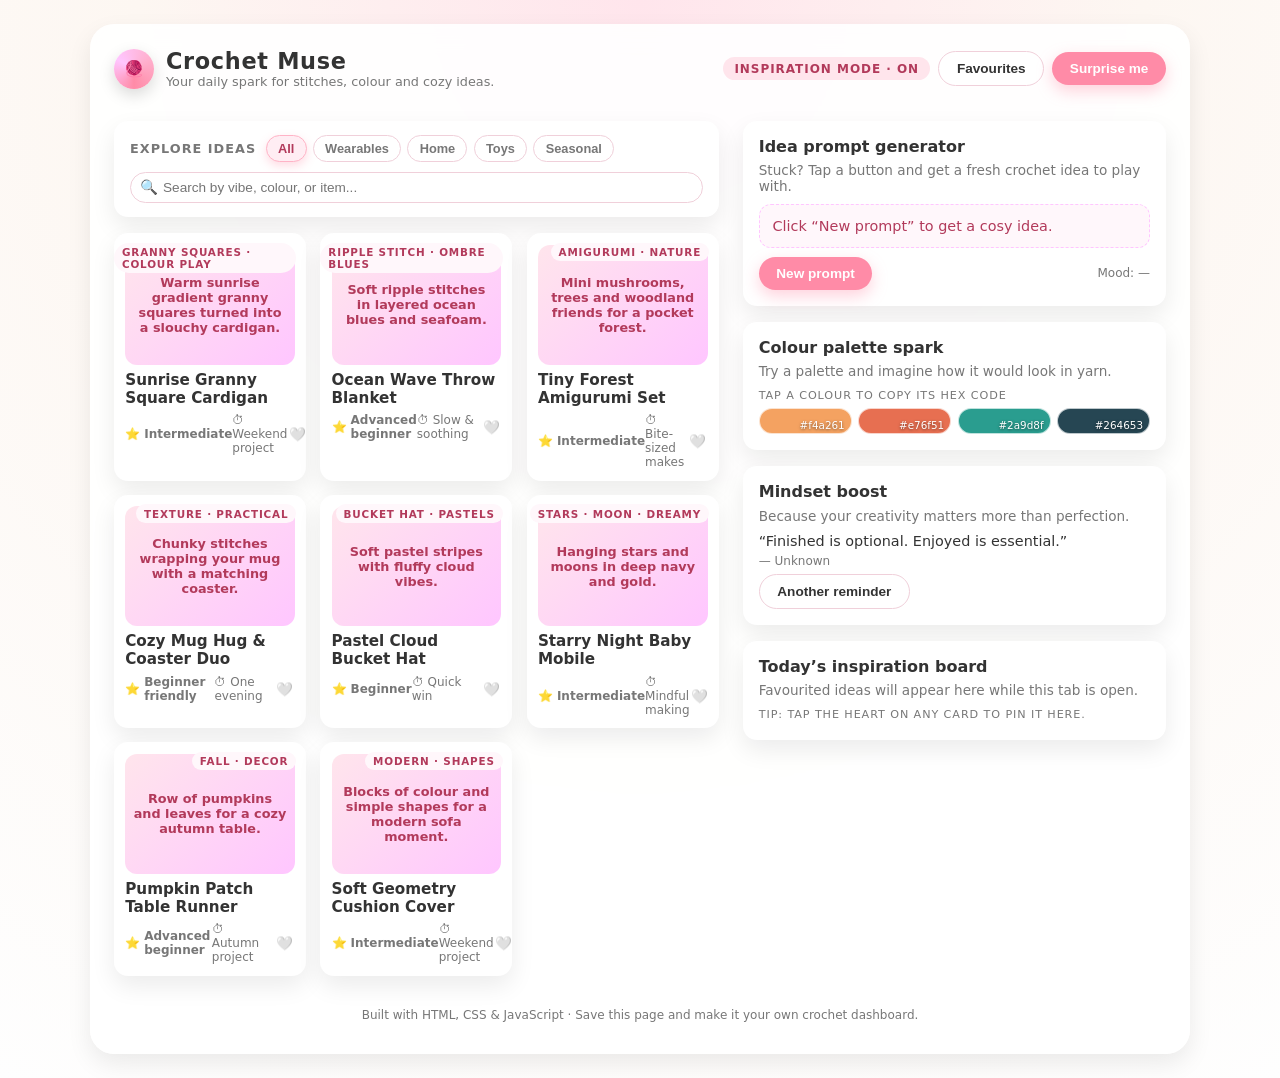
<file: Crochet Muse/index.html>
<!DOCTYPE html>
<html lang="en">
<head>
  <meta charset="UTF-8" />
  <title>Crochet Muse – Inspo Board</title>
  <meta name="viewport" content="width=device-width, initial-scale=1" />
  <link rel="stylesheet" href="style.css">
</head>
<body>
  <div class="app">
    <header>
      <div class="logo">
        <div class="logo-icon">🧶</div>
        <div class="logo-text">
          <h1>Crochet Muse</h1>
          <p>Your daily spark for stitches, colour and cozy ideas.</p>
        </div>
      </div>
      <div class="header-actions">
        <span class="pill">Inspiration mode · On</span>
        <button class="secondary" id="showFavoritesBtn">Favourites</button>
        <button class="primary" id="surpriseMeBtn">Surprise me</button>
      </div>
    </header>

    <!-- LEFT: GALLERY -->
    <section class="left">
      <div class="filters">
        <label>Explore ideas</label>
        <div class="chip-group" id="categoryChips">
          <button class="chip active" data-category="all">All</button>
          <button class="chip" data-category="wearables">Wearables</button>
          <button class="chip" data-category="home">Home</button>
          <button class="chip" data-category="toys">Toys</button>
          <button class="chip" data-category="seasonal">Seasonal</button>
        </div>
        <div class="search-box">
          <span>🔍</span>
          <input type="text" id="searchInput" placeholder="Search by vibe, colour, or item..." />
        </div>
      </div>

      <div class="gallery" id="gallery"></div>
      <div class="empty-state" id="emptyState" style="display:none;">
        No ideas match that search yet—try a different word, or clear filters to see everything again.
      </div>
    </section>

    <!-- RIGHT: INSPIRATION TOOLS -->
    <section class="right">
      <div class="panel">
        <h2>Idea prompt generator</h2>
        <p>Stuck? Tap a button and get a fresh crochet idea to play with.</p>
        <div class="prompt-display" id="promptDisplay">
          Click “New prompt” to get a cosy idea.
        </div>
        <div class="prompt-meta">
          <button class="primary" id="newPromptBtn">New prompt</button>
          <span id="promptTag">Mood: —</span>
        </div>
      </div>

      <div class="panel">
        <h2>Colour palette spark</h2>
        <p>Try a palette and imagine how it would look in yarn.</p>
        <div class="tiny-label">Tap a colour to copy its hex code</div>
        <div class="palette" id="palette"></div>
      </div>

      <div class="panel">
        <h2>Mindset boost</h2>
        <p>Because your creativity matters more than perfection.</p>
        <div class="quote" id="quoteDisplay">
          “Every stitch is a tiny act of courage.”
          <small>— Unknown</small>
        </div>
        <button class="secondary" id="newQuoteBtn">Another reminder</button>
      </div>

      <div class="panel">
        <h2>Today’s inspiration board</h2>
        <p>Favourited ideas will appear here while this tab is open.</p>
        <div class="board-list" id="boardList"></div>
        <div class="tiny-label" id="boardHint">
          Tip: tap the heart on any card to pin it here.
        </div>
      </div>
    </section>

    <div class="footer-note">
      Built with HTML, CSS &amp; JavaScript · Save this page and make it your own crochet dashboard.
    </div>
  </div>
  <script src="script.js"></script>
</body>
</html>
</file>
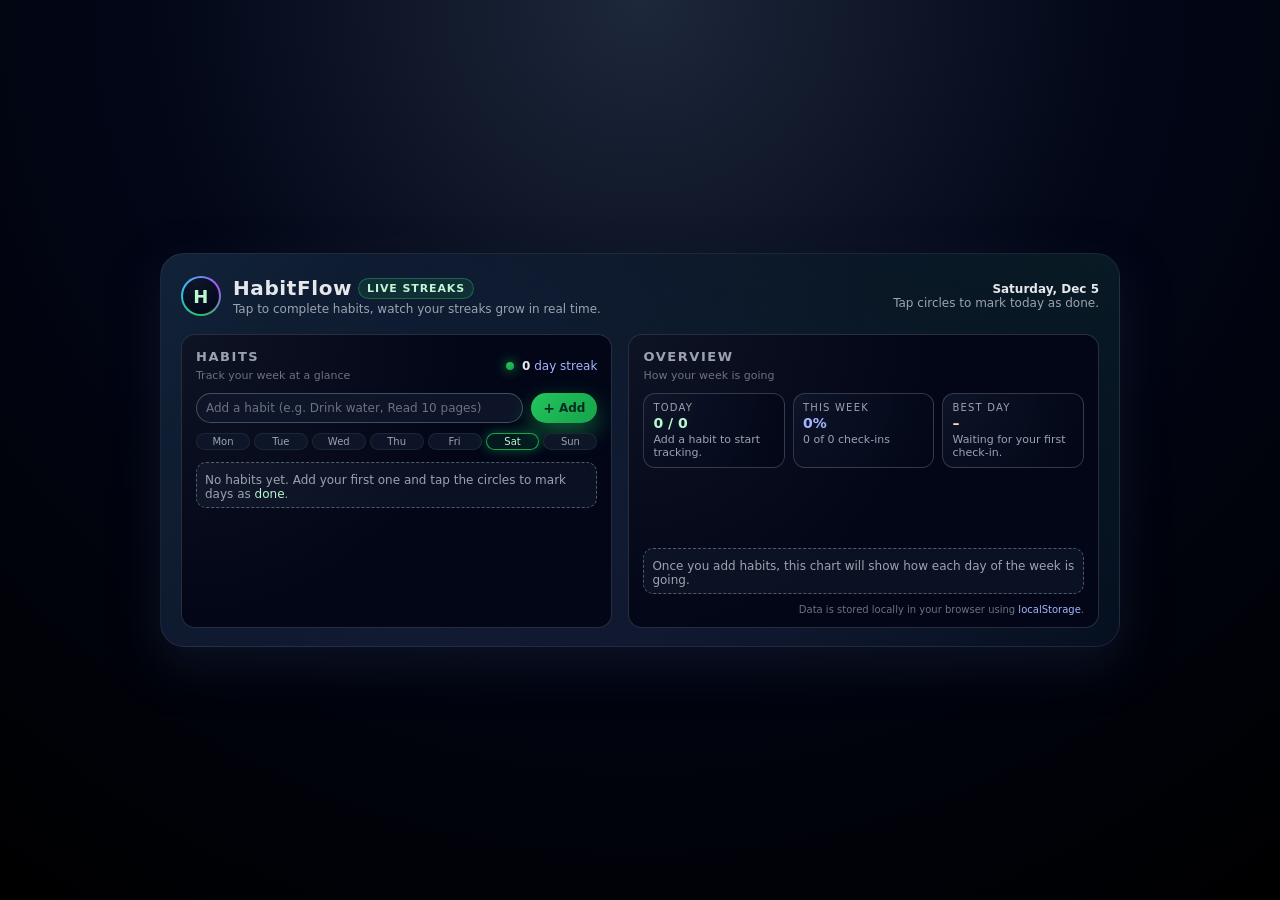
<file: HabitFlow/index.html>
<!DOCTYPE html>
<html lang="en">
  <head>
  <meta charset="UTF-8" />
  <title>Habit Tracker</title>
  <meta name="viewport" content="width=device-width, initial-scale=1" />
  <link rel="stylesheet" href="style.css" />
</head>
  <body>
  <div class="app">
    <div class="glow"></div>

    <header>
      <div class="title-block">
        <div class="logo">
          <div class="logo-inner">H</div>
        </div>
        <div class="title-text">
          <h1>
            HabitFlow
            <span class="pill">Live Streaks</span>
          </h1>
          <p>Tap to complete habits, watch your streaks grow in real time.</p>
        </div>
      </div>
      <div class="today" id="todayText"></div>
    </header>

    <div class="layout">
      <section class="card">
        <div class="card-header">
          <div>
            <h2>Habits</h2>
            <span>Track your week at a glance</span>
          </div>
          <div class="streak">
            <div class="streak-dot"></div>
            <div>
              <strong id="globalStreak">0</strong> day streak
            </div>
          </div>
        </div>

        <form class="add-form" id="habitForm">
          <input
            type="text"
            id="habitInput"
            placeholder="Add a habit (e.g. Drink water, Read 10 pages)"
            autocomplete="off"
          />
          <button type="submit">
            <span>+</span> Add
          </button>
        </form>

        <div class="week-strip" id="weekStrip"></div>

        <div class="habit-list" id="habitList"></div>

        <div class="empty-state" id="emptyState">
          No habits yet. Add your first one and tap the circles to mark days as
          <span>done</span>.
        </div>
      </section>

      <section class="card">
        <div class="card-header">
          <div>
            <h2>Overview</h2>
            <span>How your week is going</span>
          </div>
        </div>

        <div class="summary">
          <div class="summary-card">
            <div class="summary-label">Today</div>
            <div class="summary-value accent" id="todayCompleted">0 / 0</div>
            <div class="summary-sub" id="todayCompletedSub">No habits yet.</div>
          </div>
          <div class="summary-card">
            <div class="summary-label">This week</div>
            <div class="summary-value good" id="weekCompletion">0%</div>
            <div class="summary-sub" id="weekCompletionSub">0 of 0 check-ins</div>
          </div>
          <div class="summary-card">
            <div class="summary-label">Best day</div>
            <div class="summary-value warn" id="bestDayLabel">–</div>
            <div class="summary-sub" id="bestDaySub">Waiting for data</div>
          </div>
        </div>

        <div class="chart" id="chart"></div>

        <div class="footer-note">
          Data is stored locally in your browser using <span>localStorage</span>.
        </div>
      </section>
    </div>
  </div>

  <script src="script.js"></script>
</body>
</html>
</file>
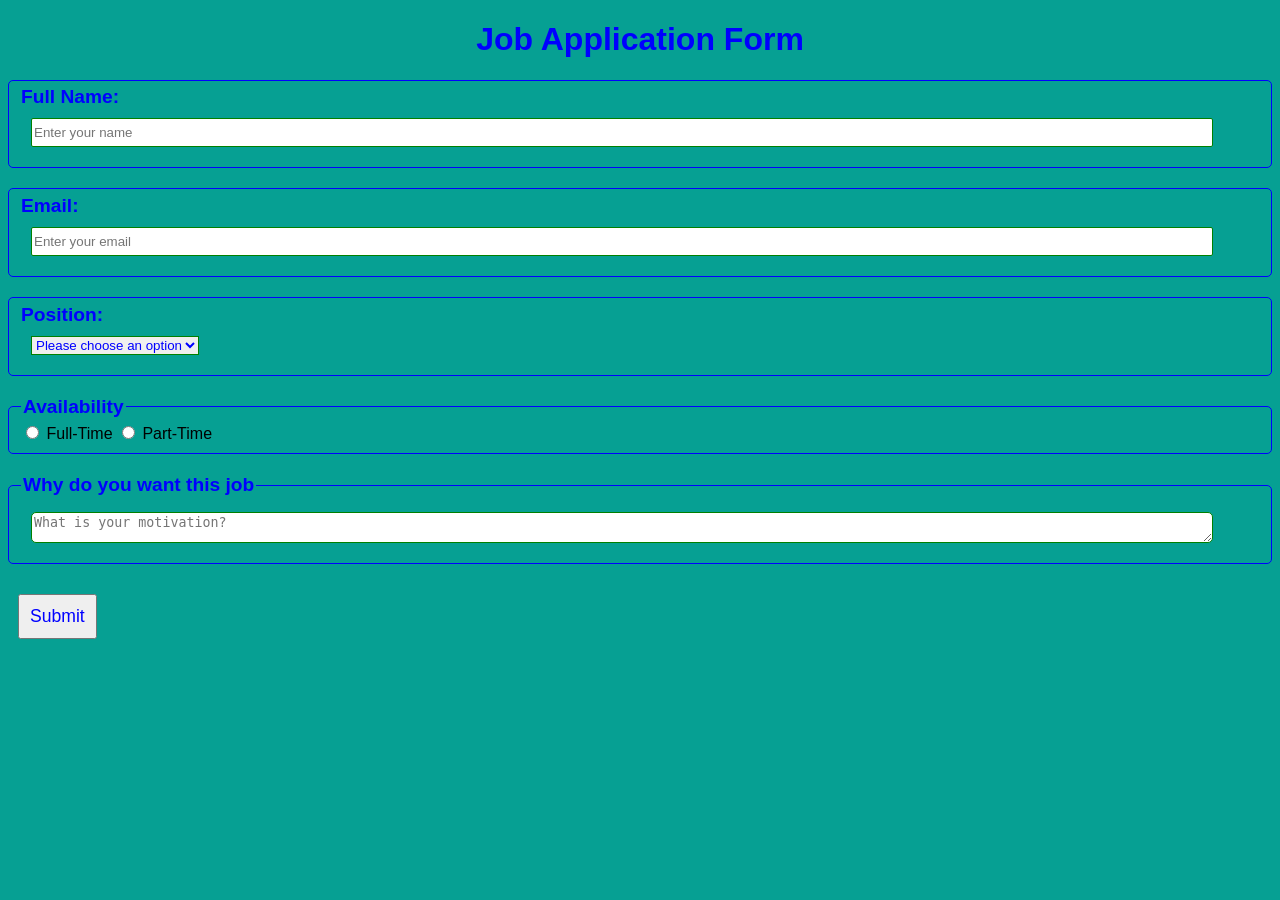
<file: Job Application/index.html>
<!DOCTYPE html>
<html lang="en">
<head>
    <meta charset="utf-8">
    <meta name="viewport" content="width=device-width, initial-scale=1.0">
    <title>Job Application Form</title>
    <link href="styles.css" rel="stylesheet">
</head>
<body>
    <h1>Job Application Form</h1>
    <div class="container">
        <form>
            <fieldset>
                <label for="name">Full Name: </label>
                <input type="text" id="name" name="applicant-name" placeholder="Enter your name">
            </fieldset>

            <fieldset>
                <label for="email">Email: </label>
                <input type="email" id="email"name="applicant-email" placeholder="Enter your email">
            </fieldset>
            <fieldset>
                <label for="position">Position: </label>
                <select id="position" name="positions">
                    <option value="">Please choose an option</option>
                    <option value="full-stack">Full-Stack Developer</option>
                    <option value="designer">UI/UX Designer</option>
                    <option value="front-end">Frontend Engineer</option>
                    <option value="back-end">Backend Engineer</option>
                </select>
            </fieldset>
            <fieldset class="radio-group">
                <legend>Availability</legend>
                
                <input type="radio" id="full-time" name="availability" value="full-time" class="availability-radio-btn">
                <label class="availability" for="full-time">Full-Time</label>
                
                <input type="radio" class="availability-radio-btn" name="availability" value="part-time" id="part-time">
                <label class="availability" for="part-time">Part-Time</label>
            </fieldset>
            <fieldset>
                <legend>Why do you want this job</legend>
                <textarea id="message" placeholder="What is your motivation?"></textarea>
            </fieldset>
            
            <button type="submit">Submit</button>
        </form>
    </div>
</body>
</html>
</file>
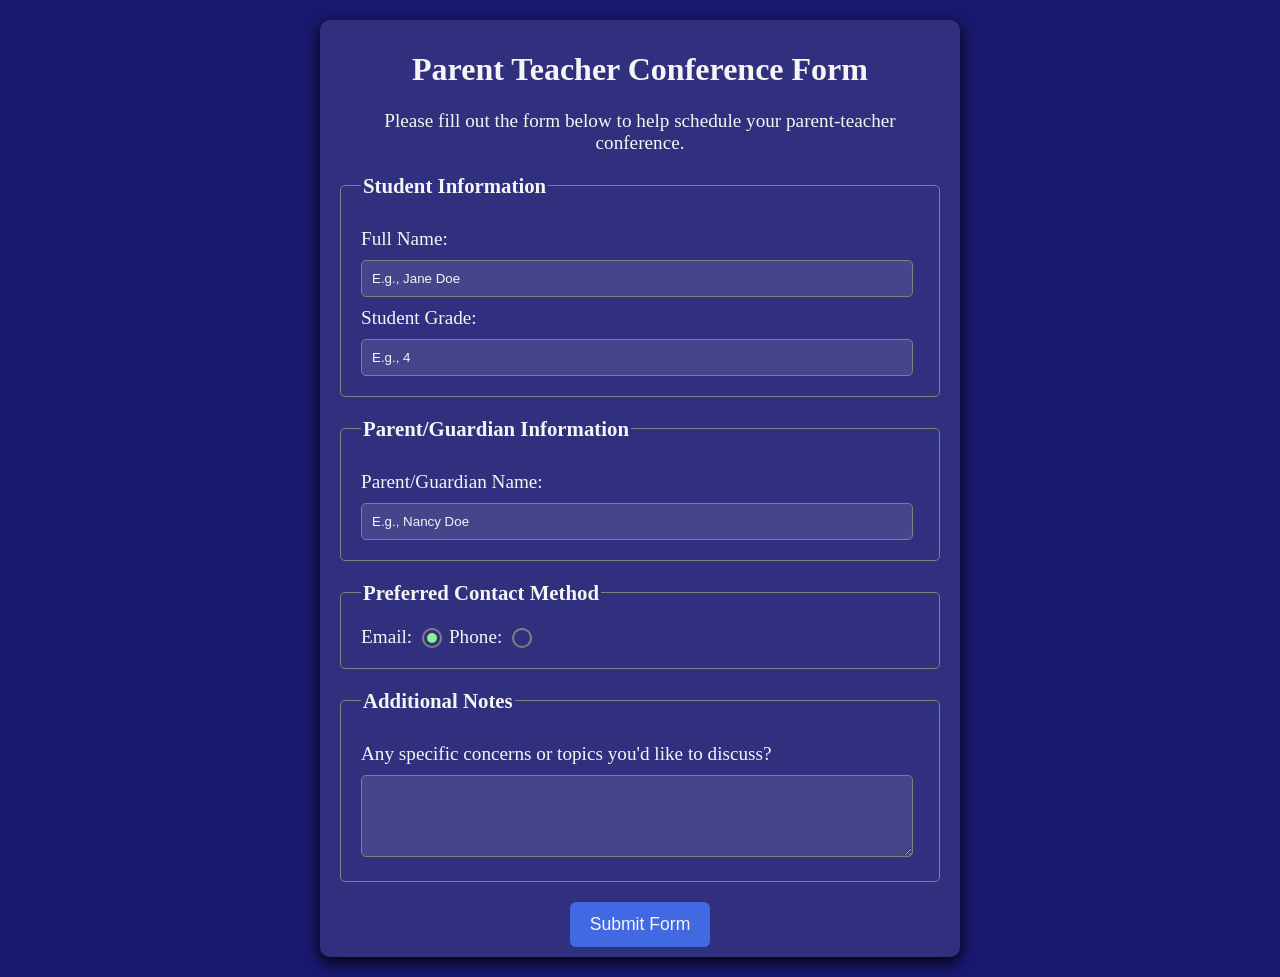
<file: Parent-Teacher Form/index.html>
<!DOCTYPE html>
<html lang="en">
  <head>
    <meta charset="utf-8">
    <meta name="viewport" content="width=device-width, initial-scale=1.0">
    <title>Parent Teacher Conference Form</title>
    <link rel="stylesheet" href="./styles.css" />
  </head>
  <body>
  <main class="container">
    <h1 class="title center">Parent Teacher Conference Form</h1>
    <p class="description center">Please fill out the form below to help schedule your parent-teacher conference.</p>

     <form>
        <fieldset>
          <legend>Student Information</legend>
          <label for="student-name">Full Name: </label>
          <input
            type="text"
            name="student-name"
            id="student-name"
            required
            placeholder="E.g., Jane Doe"
          />

          <label for="grade">Student Grade: </label>
          <input
            type="number"
            name="grade"
            id="grade"
            required
            placeholder="E.g., 4"
          />
        </fieldset>
        
        <fieldset>
          <legend>Parent/Guardian Information</legend>
          <label for="parent-name">Parent/Guardian Name: </label>
          <input
            type="text"
            name="parent-name"
            id="parent-name"
            required
            placeholder="E.g., Nancy Doe"
          />
        </fieldset>

        <fieldset>
          <legend>Preferred Contact Method</legend>
          <label class="contact-method" for="email">Email: </label>
          <input
            id="email"
            class="contact-method-radio-btn"
            type="radio"
            name="contact-method"
            value="email"
            checked
          />

          <label class="contact-method" for="phone">Phone: </label>
          <input
            id="phone"
            class="contact-method-radio-btn"
            type="radio"
            name="contact-method"
            value="phone"
          />
        </fieldset>

        <fieldset>
          <legend>Additional Notes</legend>
          <label for="notes"
            >Any specific concerns or topics you'd like to discuss?</label
          >
          <textarea id="notes" name="notes" rows="4" cols="50"></textarea>
        </fieldset>

        <button class="submit-btn" type="submit">Submit Form</button>
      </form>
  </main>
  </body>
</html>
</file>
<file: Crochet Muse/style.css>
:root {
      --bg: #fdf7f2;
      --accent: #ff8ba7;
      --accent-dark: #e46a88;
      --text: #333;
      --muted: #777;
      --card: #ffffff;
      --shadow: 0 10px 25px rgba(0, 0, 0, 0.08);
      --radius: 14px;
    }

    * {
      box-sizing: border-box;
      margin: 0;
      padding: 0;
    }

    body {
      font-family: system-ui, -apple-system, BlinkMacSystemFont, "Segoe UI", sans-serif;
      background: radial-gradient(circle at top, #ffe5ec 0, #fdf7f2 40%, #fefefe 100%);
      color: var(--text);
      min-height: 100vh;
      display: flex;
      justify-content: center;
      padding: 1.5rem;
    }

    .app {
      width: 100%;
      max-width: 1100px;
      background: rgba(255, 255, 255, 0.9);
      backdrop-filter: blur(12px);
      border-radius: 24px;
      box-shadow: var(--shadow);
      padding: 1.5rem 1.5rem 2rem;
      display: grid;
      grid-template-columns: minmax(0, 2fr) minmax(0, 1.4fr);
      gap: 1.5rem;
    }

    @media (max-width: 900px) {
      .app {
        grid-template-columns: 1fr;
      }
    }

    header {
      grid-column: 1 / -1;
      display: flex;
      flex-wrap: wrap;
      align-items: center;
      justify-content: space-between;
      gap: 1rem;
      margin-bottom: 0.5rem;
    }

    .logo {
      display: flex;
      align-items: center;
      gap: 0.75rem;
    }

    .logo-icon {
      width: 40px;
      height: 40px;
      border-radius: 50%;
      background: conic-gradient(from 180deg, #ff8ba7, #ffc6ff, #ffafcc, #ff8ba7);
      display: flex;
      align-items: center;
      justify-content: center;
      color: #fff;
      font-weight: 700;
      box-shadow: 0 6px 16px rgba(0, 0, 0, 0.15);
    }

    .logo-text h1 {
      font-size: 1.4rem;
      letter-spacing: 0.03em;
    }

    .logo-text p {
      font-size: 0.8rem;
      color: var(--muted);
    }

    .header-actions {
      display: flex;
      flex-wrap: wrap;
      gap: 0.5rem;
      align-items: center;
    }

    .pill {
      padding: 0.3rem 0.7rem;
      border-radius: 999px;
      background: #ffe5ec;
      color: #b23a5b;
      font-size: 0.75rem;
      font-weight: 600;
      text-transform: uppercase;
      letter-spacing: 0.08em;
    }

    button {
      border: none;
      border-radius: 999px;
      padding: 0.55rem 1.1rem;
      font-size: 0.85rem;
      cursor: pointer;
      display: inline-flex;
      align-items: center;
      gap: 0.4rem;
      transition: transform 0.1s ease, box-shadow 0.1s ease, background 0.15s ease;
      font-weight: 600;
    }

    button.primary {
      background: var(--accent);
      color: #fff;
      box-shadow: 0 6px 16px rgba(255, 139, 167, 0.4);
    }

    button.primary:hover {
      background: var(--accent-dark);
      transform: translateY(-1px);
      box-shadow: 0 10px 22px rgba(255, 139, 167, 0.5);
    }

    button.secondary {
      background: #fff;
      color: var(--text);
      border-radius: 999px;
      border: 1px solid #f0d0da;
    }

    button.secondary:hover {
      background: #fff7fb;
      transform: translateY(-1px);
      box-shadow: 0 6px 16px rgba(0, 0, 0, 0.06);
    }

    /* Left column: gallery + filters */
    .left {
      display: flex;
      flex-direction: column;
      gap: 1rem;
    }

    .filters {
      background: var(--card);
      border-radius: var(--radius);
      padding: 0.9rem 1rem;
      box-shadow: var(--shadow);
      display: flex;
      flex-wrap: wrap;
      gap: 0.6rem;
      align-items: center;
    }

    .filters label {
      font-size: 0.8rem;
      font-weight: 600;
      text-transform: uppercase;
      letter-spacing: 0.08em;
      color: var(--muted);
    }

    .chip-group {
      display: flex;
      flex-wrap: wrap;
      gap: 0.4rem;
    }

    .chip {
      padding: 0.3rem 0.7rem;
      border-radius: 999px;
      border: 1px solid #f0d0da;
      font-size: 0.8rem;
      cursor: pointer;
      background: #fff;
      color: var(--muted);
      transition: all 0.15s ease;
    }

    .chip.active {
      background: #ffedf3;
      color: #b23a5b;
      border-color: #ffb3c6;
      box-shadow: 0 4px 10px rgba(255, 139, 167, 0.3);
    }

    .search-box {
      flex: 1;
      min-width: 160px;
      position: relative;
    }

    .search-box input {
      width: 100%;
      padding: 0.45rem 0.9rem 0.45rem 2rem;
      border-radius: 999px;
      border: 1px solid #f0d0da;
      font-size: 0.85rem;
      outline: none;
      transition: border 0.15s ease, box-shadow 0.15s ease;
    }

    .search-box input:focus {
      border-color: var(--accent);
      box-shadow: 0 0 0 2px rgba(255, 139, 167, 0.25);
    }

    .search-box span {
      position: absolute;
      left: 0.6rem;
      top: 50%;
      transform: translateY(-50%);
      font-size: 0.9rem;
      color: #d08aa0;
    }

    .gallery {
      display: grid;
      grid-template-columns: repeat(auto-fit, minmax(160px, 1fr));
      gap: 0.9rem;
    }

    .card {
      background: var(--card);
      border-radius: var(--radius);
      padding: 0.7rem;
      box-shadow: var(--shadow);
      display: flex;
      flex-direction: column;
      gap: 0.4rem;
      cursor: pointer;
      transition: transform 0.12s ease, box-shadow 0.12s ease;
      position: relative;
      overflow: hidden;
    }

    .card:hover {
      transform: translateY(-3px);
      box-shadow: 0 14px 30px rgba(0, 0, 0, 0.12);
    }

    .card-tag {
      position: absolute;
      top: 0.6rem;
      right: 0.6rem;
      font-size: 0.65rem;
      padding: 0.2rem 0.5rem;
      border-radius: 999px;
      background: #fff7fb;
      color: #b23a5b;
      font-weight: 600;
      text-transform: uppercase;
      letter-spacing: 0.08em;
    }

    .card-image {
      border-radius: 12px;
      height: 120px;
      background: linear-gradient(135deg, #ffe5ec, #ffc6ff);
      display: flex;
      align-items: center;
      justify-content: center;
      color: #b23a5b;
      font-size: 0.8rem;
      text-align: center;
      padding: 0.5rem;
      font-weight: 600;
    }

    .card-title {
      font-size: 0.95rem;
      font-weight: 700;
    }

    .card-meta {
      font-size: 0.75rem;
      color: var(--muted);
      display: flex;
      justify-content: space-between;
      align-items: center;
    }

    .card-meta span {
      display: inline-flex;
      align-items: center;
      gap: 0.25rem;
    }

    .fav-btn {
      background: none;
      border-radius: 999px;
      border: none;
      padding: 0.1rem;
      cursor: pointer;
      color: #e0a3b6;
      transition: transform 0.1s ease, color 0.1s ease;
    }

    .fav-btn.active {
      color: #ff4b7d;
      transform: scale(1.1);
    }

    .empty-state {
      grid-column: 1 / -1;
      text-align: center;
      padding: 1.5rem 1rem;
      color: var(--muted);
      font-size: 0.9rem;
    }

    /* Right column: inspiration tools */
    .right {
      display: flex;
      flex-direction: column;
      gap: 1rem;
    }

    .panel {
      background: var(--card);
      border-radius: var(--radius);
      padding: 1rem;
      box-shadow: var(--shadow);
    }

    .panel h2 {
      font-size: 1rem;
      margin-bottom: 0.4rem;
    }

    .panel p {
      font-size: 0.85rem;
      color: var(--muted);
      margin-bottom: 0.6rem;
    }

    .prompt-display {
      background: #fff7fb;
      border-radius: 12px;
      padding: 0.8rem;
      font-size: 0.9rem;
      color: #b23a5b;
      margin-bottom: 0.6rem;
      border: 1px dashed #ffc6ff;
    }

    .prompt-meta {
      display: flex;
      justify-content: space-between;
      align-items: center;
      font-size: 0.75rem;
      color: var(--muted);
    }

    .palette {
      display: flex;
      gap: 0.4rem;
      margin-top: 0.4rem;
    }

    .swatch {
      flex: 1;
      border-radius: 999px;
      height: 26px;
      position: relative;
      overflow: hidden;
      cursor: pointer;
      border: 1px solid rgba(255, 255, 255, 0.7);
    }

    .swatch span {
      position: absolute;
      bottom: 2px;
      right: 6px;
      font-size: 0.65rem;
      color: #fff;
      text-shadow: 0 1px 3px rgba(0, 0, 0, 0.5);
    }

    .quote {
      font-size: 0.9rem;
      margin-bottom: 0.4rem;
    }

    .quote small {
      display: block;
      margin-top: 0.3rem;
      font-size: 0.75rem;
      color: var(--muted);
    }

    .board-list {
      display: flex;
      flex-wrap: wrap;
      gap: 0.4rem;
      margin-top: 0.4rem;
    }

    .board-pill {
      padding: 0.3rem 0.7rem;
      border-radius: 999px;
      background: #fff7fb;
      font-size: 0.8rem;
      color: #b23a5b;
      display: inline-flex;
      align-items: center;
      gap: 0.3rem;
    }

    .board-pill button {
      padding: 0;
      border-radius: 999px;
      width: 16px;
      height: 16px;
      font-size: 0.7rem;
      justify-content: center;
      background: none;
      border: none;
      color: #d08aa0;
      box-shadow: none;
    }

    .board-pill button:hover {
      background: #ffd6e5;
    }

    .tiny-label {
      font-size: 0.7rem;
      text-transform: uppercase;
      letter-spacing: 0.08em;
      color: var(--muted);
      margin-bottom: 0.2rem;
    }

    .footer-note {
      grid-column: 1 / -1;
      text-align: center;
      font-size: 0.75rem;
      color: var(--muted);
      margin-top: 0.5rem;
    }
</file>
<file: HabitFlow/style.css>
:root {
      --bg: #050816;
      --card: #0f172a;
      --accent: #22c55e;
      --accent-soft: rgba(34, 197, 94, 0.15);
      --text: #e5e7eb;
      --muted: #9ca3af;
      --danger: #f97373;
      --radius: 14px;
      --shadow-soft: 0 18px 45px rgba(15, 23, 42, 0.8);
    }

    * {
      box-sizing: border-box;
      margin: 0;
      padding: 0;
      font-family: system-ui, -apple-system, BlinkMacSystemFont, "SF Pro Text",
        "Segoe UI", sans-serif;
    }

    body {
      min-height: 100vh;
      background: radial-gradient(circle at top, #1d283a 0, #020617 45%, #000 100%);
      color: var(--text);
      display: flex;
      align-items: center;
      justify-content: center;
      padding: 20px;
    }

    .app {
      width: 100%;
      max-width: 960px;
      background: linear-gradient(135deg, rgba(15, 23, 42, 0.96), #020617);
      border-radius: 24px;
      box-shadow: var(--shadow-soft);
      border: 1px solid rgba(148, 163, 184, 0.18);
      padding: 22px 20px 18px;
      backdrop-filter: blur(18px);
      position: relative;
      overflow: hidden;
    }

    .glow {
      position: absolute;
      inset: -40%;
      background:
        radial-gradient(circle at 10% 0%, rgba(56, 189, 248, 0.12), transparent 55%),
        radial-gradient(circle at 90% 0%, rgba(52, 211, 153, 0.12), transparent 55%),
        radial-gradient(circle at 50% 100%, rgba(129, 140, 248, 0.12), transparent 55%);
      opacity: 0.9;
      pointer-events: none;
      z-index: -1;
    }

    header {
      display: flex;
      align-items: center;
      justify-content: space-between;
      gap: 16px;
      margin-bottom: 18px;
    }

    .title-block {
      display: flex;
      align-items: center;
      gap: 12px;
    }

    .logo {
      width: 40px;
      height: 40px;
      border-radius: 999px;
      background: conic-gradient(
        from 180deg,
        #22c55e,
        #38bdf8,
        #a855f7,
        #22c55e
      );
      padding: 2px;
      position: relative;
      overflow: hidden;
    }

    .logo-inner {
      width: 100%;
      height: 100%;
      border-radius: inherit;
      background: radial-gradient(circle at 30% 0%, #0f172a, #020617);
      display: flex;
      align-items: center;
      justify-content: center;
      color: #bbf7d0;
      font-weight: 700;
      font-size: 18px;
      letter-spacing: 0.03em;
    }

    .title-text h1 {
      font-size: 20px;
      letter-spacing: 0.03em;
      display: flex;
      align-items: center;
      gap: 6px;
    }

    .pill {
      font-size: 11px;
      padding: 3px 8px;
      border-radius: 999px;
      background: rgba(34, 197, 94, 0.12);
      color: #bbf7d0;
      border: 1px solid rgba(34, 197, 94, 0.4);
      text-transform: uppercase;
      letter-spacing: 0.08em;
    }

    .title-text p {
      font-size: 12px;
      color: var(--muted);
      margin-top: 2px;
    }

    .today {
      text-align: right;
      font-size: 12px;
      color: var(--muted);
    }

    .today strong {
      color: #e5e7eb;
      font-weight: 600;
    }

    .layout {
      display: grid;
      grid-template-columns: minmax(0, 1.1fr) minmax(0, 1.2fr);
      gap: 16px;
    }

    @media (max-width: 780px) {
      .layout {
        grid-template-columns: 1fr;
      }
      header {
        flex-direction: column;
        align-items: flex-start;
      }
      .today {
        text-align: left;
      }
    }

    .card {
      background: radial-gradient(circle at top left, #020617, #020617 40%, #020617);
      border-radius: var(--radius);
      border: 1px solid rgba(148, 163, 184, 0.25);
      padding: 14px 14px 12px;
      position: relative;
      overflow: hidden;
    }

    .card::before {
      content: "";
      position: absolute;
      inset: 0;
      background: radial-gradient(circle at top left, rgba(148, 163, 184, 0.12), transparent 55%);
      opacity: 0.7;
      pointer-events: none;
    }

    .card-header {
      display: flex;
      align-items: center;
      justify-content: space-between;
      margin-bottom: 10px;
      position: relative;
      z-index: 1;
    }

    .card-header h2 {
      font-size: 13px;
      text-transform: uppercase;
      letter-spacing: 0.12em;
      color: #9ca3af;
    }

    .card-header span {
      font-size: 11px;
      color: #6b7280;
    }

    .streak {
      display: flex;
      align-items: center;
      gap: 8px;
      font-size: 12px;
      color: #a5b4fc;
    }

    .streak-dot {
      width: 8px;
      height: 8px;
      border-radius: 999px;
      background: radial-gradient(circle at 30% 0, #22c55e, #16a34a);
      box-shadow: 0 0 12px rgba(34, 197, 94, 0.9);
    }

    .streak strong {
      color: #e5e7eb;
      font-weight: 600;
    }

    .add-form {
      display: flex;
      gap: 8px;
      margin-bottom: 10px;
      position: relative;
      z-index: 1;
    }

    .add-form input {
      flex: 1;
      padding: 7px 9px;
      border-radius: 999px;
      border: 1px solid rgba(148, 163, 184, 0.4);
      background: rgba(15, 23, 42, 0.9);
      color: var(--text);
      font-size: 12px;
      outline: none;
      transition: border 0.15s ease, box-shadow 0.15s ease, background 0.15s ease;
    }

    .add-form input::placeholder {
      color: #6b7280;
    }

    .add-form input:focus {
      border-color: rgba(34, 197, 94, 0.7);
      box-shadow: 0 0 0 1px rgba(34, 197, 94, 0.4);
      background: rgba(15, 23, 42, 1);
    }

    .add-form button {
      padding: 7px 12px;
      border-radius: 999px;
      border: none;
      background: linear-gradient(135deg, #22c55e, #16a34a);
      color: #022c22;
      font-size: 12px;
      font-weight: 600;
      cursor: pointer;
      display: inline-flex;
      align-items: center;
      gap: 4px;
      box-shadow: 0 10px 25px rgba(34, 197, 94, 0.45);
      transition: transform 0.12s ease, box-shadow 0.12s ease, filter 0.12s ease;
      white-space: nowrap;
    }

    .add-form button:hover {
      transform: translateY(-1px);
      filter: brightness(1.05);
      box-shadow: 0 14px 30px rgba(34, 197, 94, 0.55);
    }

    .add-form button:active {
      transform: translateY(0);
      box-shadow: 0 6px 16px rgba(34, 197, 94, 0.4);
    }

    .add-form button span {
      font-size: 14px;
    }

    .habit-list {
      display: flex;
      flex-direction: column;
      gap: 6px;
      max-height: 260px;
      overflow-y: auto;
      padding-right: 4px;
      position: relative;
      z-index: 1;
    }

    .habit-list::-webkit-scrollbar {
      width: 4px;
    }

    .habit-list::-webkit-scrollbar-thumb {
      background: rgba(148, 163, 184, 0.6);
      border-radius: 999px;
    }

    .habit {
      display: grid;
      grid-template-columns: minmax(0, 1.4fr) repeat(7, 1fr) auto;
      gap: 4px;
      align-items: center;
      padding: 6px 8px;
      border-radius: 999px;
      background: rgba(15, 23, 42, 0.9);
      border: 1px solid rgba(31, 41, 55, 0.9);
      transition: background 0.15s ease, border 0.15s ease, transform 0.1s ease;
    }

    .habit:hover {
      border-color: rgba(148, 163, 184, 0.7);
      transform: translateY(-1px);
    }

    .habit-name {
      font-size: 12px;
      font-weight: 500;
      white-space: nowrap;
      overflow: hidden;
      text-overflow: ellipsis;
      display: flex;
      align-items: center;
      gap: 6px;
    }

    .habit-name span {
      display: inline-flex;
      align-items: center;
      justify-content: center;
      width: 16px;
      height: 16px;
      border-radius: 999px;
      background: rgba(34, 197, 94, 0.12);
      color: #bbf7d0;
      font-size: 10px;
    }

    .day-dot {
      width: 20px;
      height: 20px;
      border-radius: 999px;
      border: 1px solid rgba(55, 65, 81, 0.9);
      background: radial-gradient(circle at 30% 0, #020617, #020617);
      cursor: pointer;
      position: relative;
      overflow: hidden;
      transition: border 0.15s ease, box-shadow 0.15s ease, transform 0.1s ease,
        background 0.15s ease;
    }

    .day-dot::after {
      content: "";
      position: absolute;
      inset: 0;
      border-radius: inherit;
      background: radial-gradient(circle at 30% 0, rgba(34, 197, 94, 0.1), transparent 70%);
      opacity: 0;
      transition: opacity 0.15s ease;
    }

    .day-dot:hover::after {
      opacity: 1;
    }

    .day-dot.completed {
      background: radial-gradient(circle at 30% 0, #22c55e, #16a34a);
      border-color: rgba(34, 197, 94, 0.9);
      box-shadow: 0 0 12px rgba(34, 197, 94, 0.8);
      transform: translateY(-1px);
    }

    .day-dot.completed::after {
      opacity: 0.3;
    }

    .day-dot span {
      display: block;
      width: 100%;
      height: 100%;
      border-radius: inherit;
      display: flex;
      align-items: center;
      justify-content: center;
      font-size: 11px;
      color: #6b7280;
    }

    .day-dot.completed span {
      color: #022c22;
      font-weight: 600;
    }

    .habit-actions {
      display: flex;
      align-items: center;
      gap: 4px;
      justify-content: flex-end;
    }

    .badge {
      font-size: 10px;
      padding: 2px 6px;
      border-radius: 999px;
      background: rgba(34, 197, 94, 0.12);
      color: #bbf7d0;
      border: 1px solid rgba(34, 197, 94, 0.4);
      white-space: nowrap;
    }

    .delete-btn {
      width: 18px;
      height: 18px;
      border-radius: 999px;
      border: 1px solid rgba(148, 163, 184, 0.6);
      background: rgba(15, 23, 42, 0.9);
      color: #fca5a5;
      font-size: 11px;
      display: flex;
      align-items: center;
      justify-content: center;
      cursor: pointer;
      transition: background 0.15s ease, border 0.15s ease, transform 0.1s ease,
        color 0.15s ease;
    }

    .delete-btn:hover {
      background: rgba(248, 113, 113, 0.12);
      border-color: rgba(248, 113, 113, 0.8);
      color: #fecaca;
      transform: translateY(-1px);
    }

    .delete-btn:active {
      transform: translateY(0);
    }

    .summary {
      display: grid;
      grid-template-columns: repeat(3, minmax(0, 1fr));
      gap: 8px;
      margin-top: 4px;
      position: relative;
      z-index: 1;
    }

    .summary-card {
      border-radius: 12px;
      padding: 8px 9px;
      background: radial-gradient(circle at top left, rgba(15, 23, 42, 0.9), #020617);
      border: 1px solid rgba(148, 163, 184, 0.3);
      display: flex;
      flex-direction: column;
      gap: 2px;
    }

    .summary-label {
      font-size: 10px;
      text-transform: uppercase;
      letter-spacing: 0.12em;
      color: #9ca3af;
    }

    .summary-value {
      font-size: 14px;
      font-weight: 600;
    }

    .summary-sub {
      font-size: 11px;
      color: #9ca3af;
    }

    .summary-value.accent {
      color: #bbf7d0;
    }

    .summary-value.warn {
      color: #fed7aa;
    }

    .summary-value.good {
      color: #a5b4fc;
    }

    .week-strip {
      display: flex;
      justify-content: space-between;
      gap: 4px;
      margin-bottom: 8px;
      position: relative;
      z-index: 1;
    }

    .week-day-label {
      flex: 1;
      text-align: center;
      font-size: 10px;
      color: #9ca3af;
      padding: 2px 0;
      border-radius: 999px;
      background: rgba(15, 23, 42, 0.9);
      border: 1px solid rgba(31, 41, 55, 0.9);
    }

    .week-day-label.today {
      border-color: rgba(34, 197, 94, 0.8);
      color: #bbf7d0;
      box-shadow: 0 0 12px rgba(34, 197, 94, 0.4);
      background: rgba(22, 163, 74, 0.12);
    }

    .chart {
      margin-top: 6px;
      height: 120px;
      display: flex;
      align-items: flex-end;
      gap: 6px;
      position: relative;
      z-index: 1;
    }

    .chart-bar {
      flex: 1;
      border-radius: 999px;
      background: rgba(15, 23, 42, 0.9);
      border: 1px solid rgba(31, 41, 55, 0.9);
      position: relative;
      overflow: hidden;
      display: flex;
      align-items: flex-end;
      justify-content: center;
    }

    .chart-bar-fill {
      width: 100%;
      border-radius: inherit;
      background: linear-gradient(180deg, #22c55e, #16a34a);
      box-shadow: 0 0 18px rgba(34, 197, 94, 0.7);
      transition: height 0.25s ease;
    }

    .chart-label {
      position: absolute;
      bottom: 2px;
      font-size: 10px;
      color: #022c22;
      font-weight: 600;
    }

    .chart-day {
      position: absolute;
      bottom: -16px;
      font-size: 10px;
      color: #9ca3af;
    }

    .empty-state {
      font-size: 12px;
      color: #9ca3af;
      padding: 10px 8px 6px;
      border-radius: 10px;
      background: rgba(15, 23, 42, 0.7);
      border: 1px dashed rgba(148, 163, 184, 0.5);
      margin-top: 4px;
    }

    .empty-state span {
      color: #bbf7d0;
      font-weight: 500;
    }

    .footer-note {
      margin-top: 10px;
      font-size: 10px;
      color: #6b7280;
      text-align: right;
    }

    .footer-note span {
      color: #a5b4fc;
    }
</file>
<file: Job Application/styles.css>
body {
  background-color: rgb(6, 160, 147);
  color: black;
  font-family: Helvetica;

}

h1 {
  text-align: center;
  color: blue;
}



fieldset {
  border-radius: 5px;
  border: 1px solid blue;
  margin: 20px 0;
  
  
}

select {
  display: block;
  margin: 10px;
  color: blue;
}

input:not(.availability-radio-btn), textarea {
  display: block;
  margin: 10px;
  width: 95%;
  height: 25px;
  color: blue;
  border-radius: 5px;
  border: 1px solid blue;
}

label:not(.availability), legend{ 
  font-weight: 600;
  font-size: 1.2rem;
  color: blue;
}

input:focus, 
textarea:focus {
  border-color: #007bff;
  outline: none;
}

input:invalid, select:invalid, textarea:invalid {
  border: 1px solid red;
}

input:valid, select:valid, textarea:valid {
  border: 1px solid green;
}

button {
  background-color: light-blue;
  padding: 10px;
  vertical-align: bottom;
  margin: 10px;
  cursor: pointer;
  font-size: 1.1rem;
  color: blue;

}

button:hover {
  background-color: teal;
  color: black;
}

.radio-group input[type="radio"]:checked {
  border: 1px solid cyan;
  background-color: blue;
  box-shadow: 0 5px 15px lightblue;
}

input:checked + label {
  color: blue;
}

input:first-of-type {
  border-radius: 2px;
}
</file>
<file: Parent-Teacher Form/styles.css>
body {
  background-color: midnightBlue;
  color: whitesmoke;
}

.container {
    background-color: #ffffff1a;
    width: 80%;
    max-width: 600px;
    border-radius: 10px;
    margin: 20px auto;
    padding: 10px 20px;
    box-shadow: 0 5px 15px black;  
}

.center {
  text-align: center;
}

.description {
  font-size: 1.2rem;
}

fieldset {
  border: 1px solid gray;
  border-radius: 5px;
  margin: 20px 0;
  padding: 20px;
}

fieldset legend {
  font-size: 1.3rem;
  font-weight: 600;
}

label {
  font-size: 1.2rem;
}

label:not(.contact-method) {
  display: block;
  margin: 10px 0;
}

input:not(.contact-method-radio-btn),
textarea {
  background-color: #ffffff1a;
  width: 95%;
  border: 1px solid gray;
  border-radius: 5px;
  padding: 10px;
}

input,
input::placeholder,
textarea {
  color: whitesmoke;
}


.contact-method-radio-btn {
  appearance: none;
  width: 20px;
  height: 20px;
  border-radius: 50%;
  border: 2px solid gray;
  vertical-align: bottom;
}

.contact-method-radio-btn::before {
  display: block;
  content: " ";
  width: 10px;
  height: 10px;
  border-radius: 50%;
  transform: translate(3px, 3px) scale(0);
  transition: all 0.3s ease-in;
}

.contact-method-radio-btn:checked::before {
  transform: translate(3px, 3px) scale(1);
  background-color: lightgreen;
}

.submit-btn {
  cursor: pointer;
  background-color: royalblue;
  color: whitesmoke;
  border: none;
  border-radius: 6px;
  padding: 12px 20px;
  font-size: 1.1rem;
  display: block;
  margin: auto;
}

.submit-btn:hover {
  background-color: midnightblue;
}
</file>
